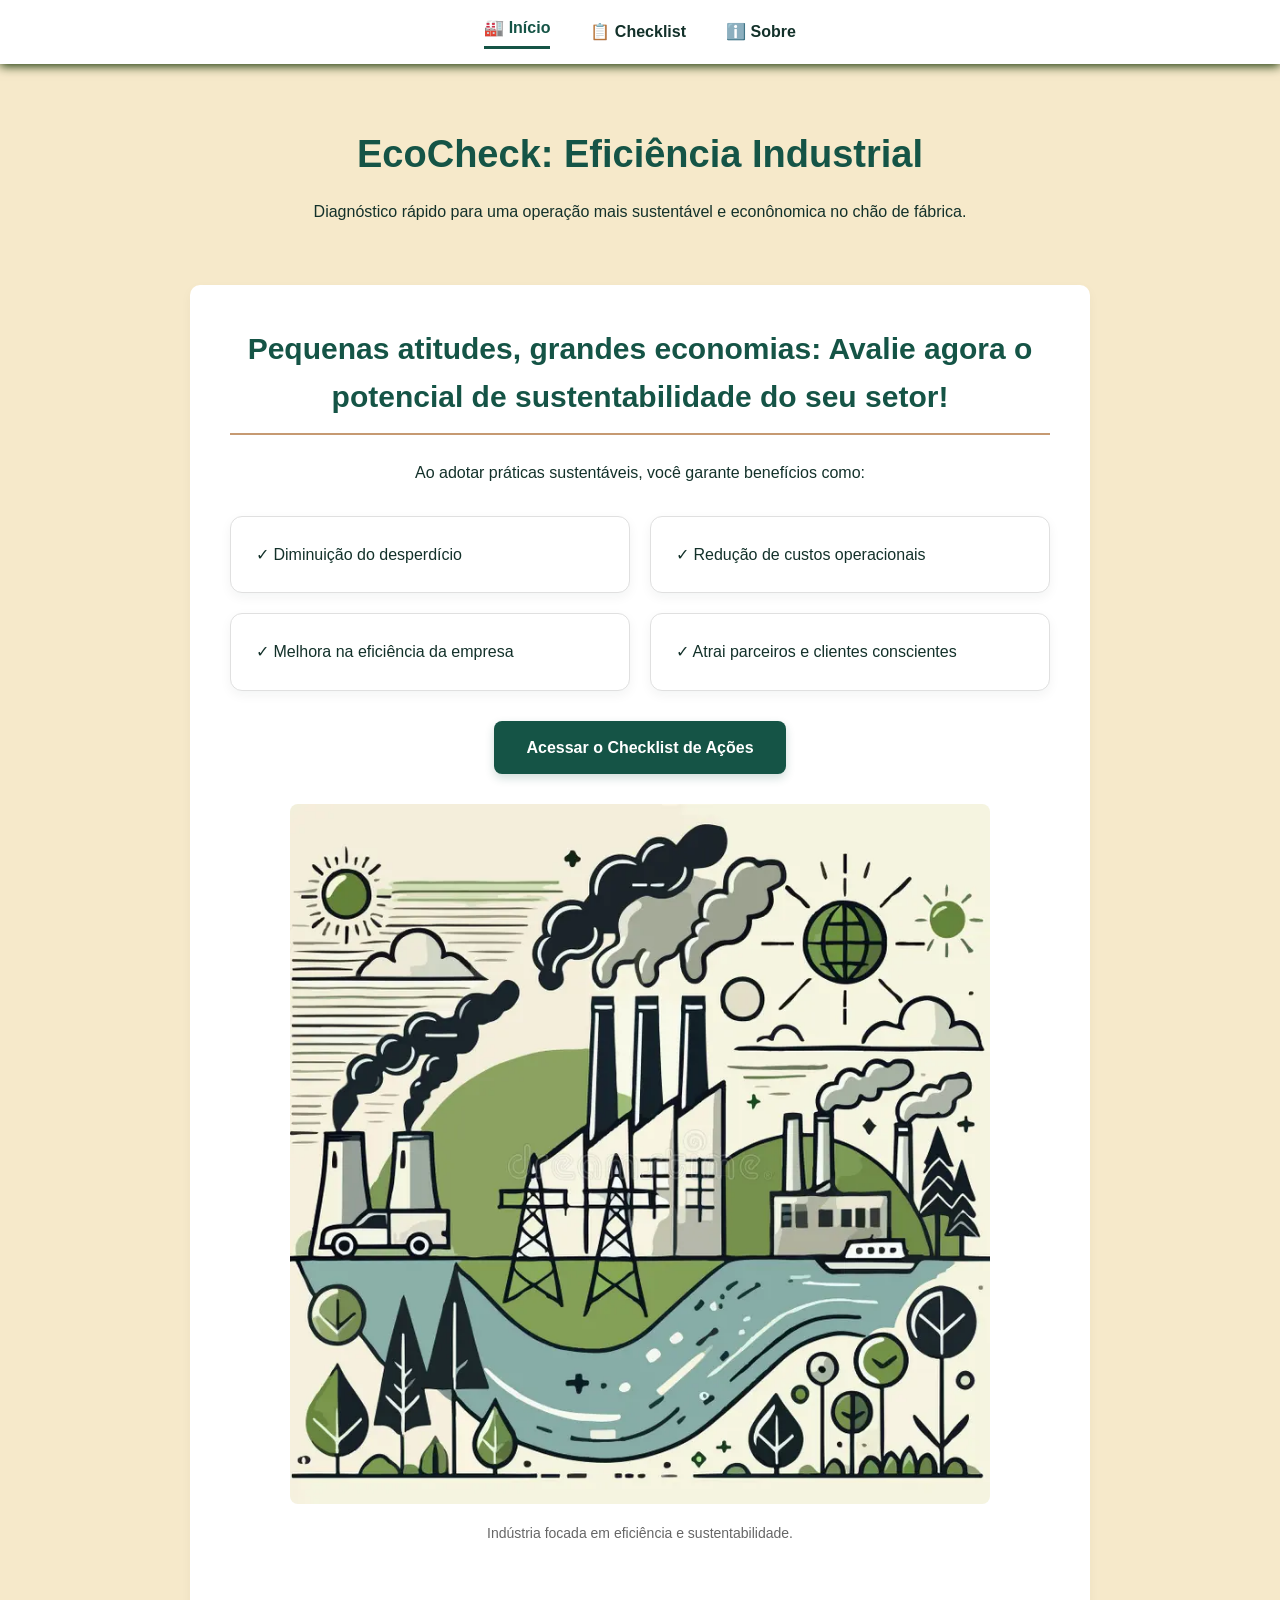
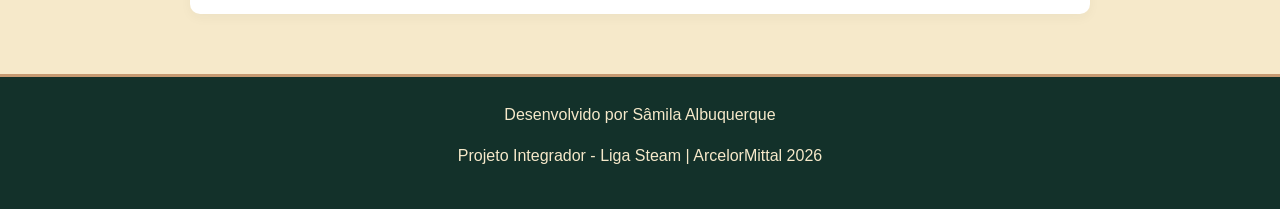
<file: index.html>
<!DOCTYPE html>
<html lang="en">
<head>
    <meta charset="UTF-8">
    <meta name="viewport" content="width=device-width, initial-scale=1.0">
    <title>EcoCheck Industrial</title>
    <link rel="stylesheet" href="CSS/style.css">
    <link rel="stylesheet" href="CSS/index.css">
</head>
<body>

    <nav class="menu-visual">
    <a href="index.html" class="ativo">🏭 Início</a>
    <a href="checklist.html">📋 Checklist</a>
    <a href="sobre.html">ℹ️ Sobre</a>
</nav>

    <main>
        <h1>EcoCheck: Eficiência Industrial</h1>
        <p>Diagnóstico rápido para uma operação mais sustentável e econônomica no chão de fábrica.</p>

        <section>
            <h2>Pequenas atitudes, grandes economias: Avalie agora o potencial de sustentabilidade do seu setor!</h2>
            <p>Ao adotar práticas sustentáveis, você garante benefícios como:</p>

                <ul class="lista-beneficios">
                    <li>&#10003 Diminuição do desperdício</li>
                    <li>&#10003 Redução de custos operacionais</li>
                    <li>&#10003 Melhora na eficiência da empresa</li>
                    <li>&#10003 Atrai parceiros e clientes conscientes</li>
                </ul>


                 <div class="container-cta">
                    <a href="checklist.html" class="botao-cta">Acessar o Checklist de Ações</a>
                 </div>

            <figure>
                <img src="img/vector-illustration-industrial-pollution-environmental-impact-sustainable-eco-concept-design-factories-smoke-350004053.webp" alt="Indústria sustentável e verde"> <figcaption>Indústria focada em eficiência e sustentabilidade.</figcaption>
            </figure>
        </section>
    </main>

    <footer>

    <div class="footer-content">
        <p>Desenvolvido por Sâmila Albuquerque</p>
        <p>Projeto Integrador - Liga Steam | ArcelorMittal 2026</p>
    </div>

</footer>

</body>
</html>
</file>
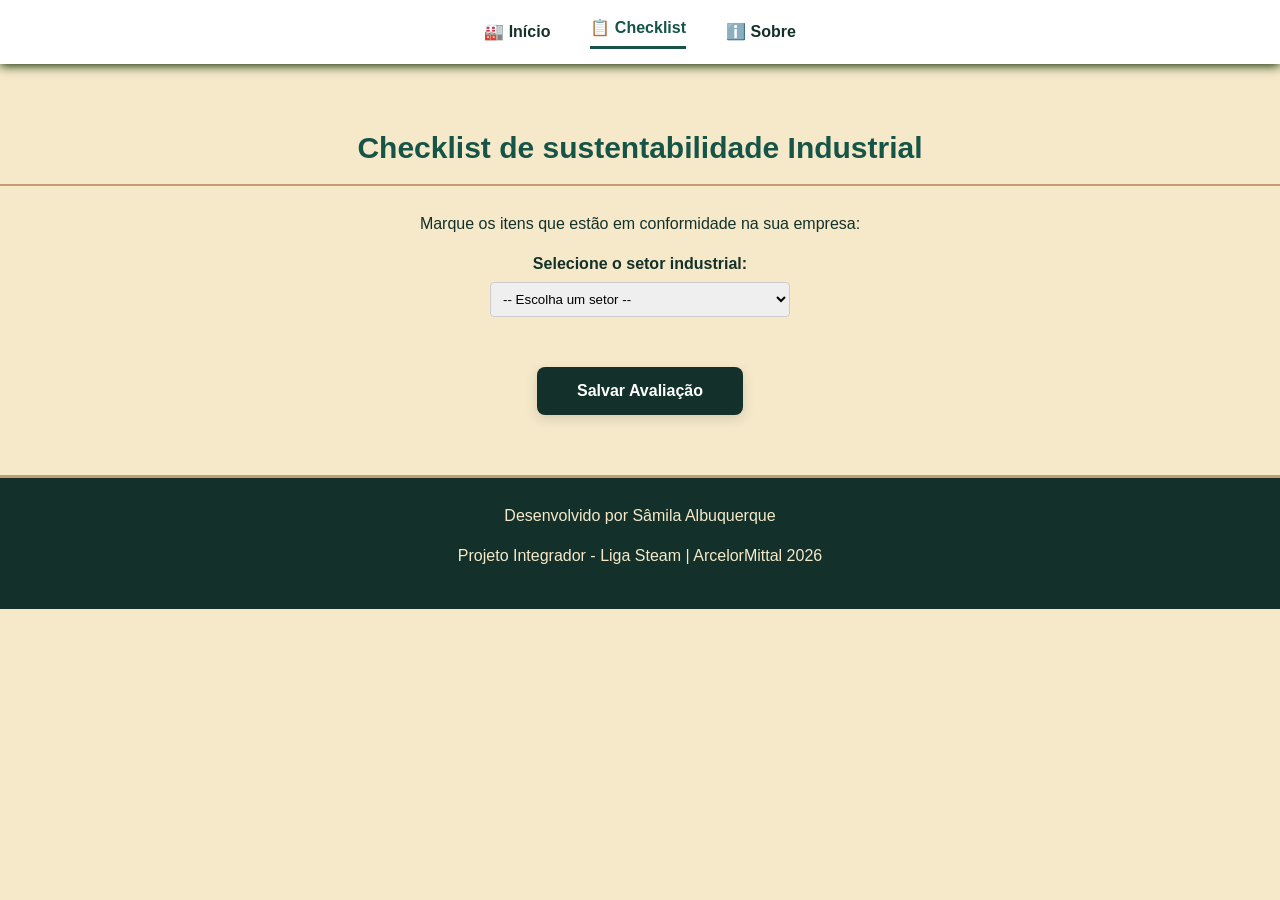
<file: checklist.html>
<!DOCTYPE html>
<html lang="en">
<head>
    <meta charset="UTF-8">
    <meta name="viewport" content="width=device-width, initial-scale=1.0">
    <title>EcoCheck - Checklist</title>
    <link rel="stylesheet" href="CSS/style.css">
    <link rel="stylesheet" href="CSS/checklist.css">
    <script src="JS/checklist.js" defer></script>
</head>
<body>

    <nav class="menu-visual">
    <a href="index.html">🏭 Início</a>
    <a href="checklist.html" class="ativo">📋 Checklist</a>
    <a href="sobre.html">ℹ️ Sobre</a>
</nav>

    <main>
        <h2>Checklist de sustentabilidade Industrial</h2>
        <p>Marque os itens que estão em conformidade na sua empresa:</p>

        <div class="campo-setor">
    <label for="setor">Selecione o setor industrial:</label>
    <select id="setor" name="setor">
        <option value="">-- Escolha um setor --</option>
        <option value="producao">🏭 Produção / Chão de Fábrica</option>
        <option value="manutencao">🔧 Manutenção</option>
        <option value="logistica">📦 Logística e Estoque</option>
        <option value="administracao">💼 Administração / Escritório</option>
    </select>
</div>

        <form>
            
            <section id="producao" class="secao-checklist"> 
            <h3>⚡Energia e Equipamentos (Produção)</h3>
            <ul class="lista-checklist">
                <li>
                    <label>
                        <input type="checkbox" name="p1"> Máquinas e equipamentos não utilizados estão desligados?
                    </label>
                </li>
                <li>
                    <label>
                        <input type="checkbox" name="p2"> Iluminação de setores vazios foi apagada?
                    </label>
                </li>
                <li>
                    <label>
                        <input type="checkbox" name="p3"> Os motores e esteiras estão operando sem ruídos ou aquecimento anormal?
                    </label>
                </li>
            </ul>

            <h3>♻️ Gestão de Resíduos e Reciclagem</h3>
            <ul class="lista-checklist">
                <li>
                    <label>
                        <input type="checkbox" name="p4"> Os resíduos de produção (sucatas, plásticos, EPIs usados) foram descartados nas lixeiras de coleta seletiva corretas?
                    </label>
                </li>
                <li>
                    <label>
                        <input type="checkbox" name="p5"> Há armazenamento adequado para materiais perigosos ou químico contaminantes?
                    </label>
                </li>
                <li>
                    <label>
                        <input type="checkbox" name="p6"> Os panos e estopas sujos de óleo foram jogados nos tambores específicos para resíduos perigosos?
                    </label>
                </li>
            </ul>

            <h3>💧 Uso da Água e Recursos</h3>
            <ul class="lista-checklist">
                <li>
                    <label>
                        <input type="checkbox" name="p7"> Foi identificado algum vazamento de água, vapor ou comprimido nas tubulações do setor?
                    </label>
                </li>
                <li>
                    <label>
                        <input type="checkbox" name="p8"> As torneiras e mangueiras de lavagem da área fabril estão totalmente fechadas?
                    </label>
                </li>
            </ul>

            <h3>🧹 Organização e Segurança (5S)</h3>
            <ul class="lista-checklist">
            <li>
                <label>
                    <input type="checkbox" name="p9"> As vias de circulação e saídas de emergência estão totalmente desobstruídas?
                </label>
            </li>
            <li>
                <label>
                    <input type="checkbox" name="p10"> As ferramentas de trabalho estão limpas e guardadas no seus devidos lugares?
                </label>
            </li>
            </ul>
        </section>

        

        <section id="manutencao" class="secao-checklist">
    <h3>🛠️ Manutenção Preventiva e Eficiência</h3>
    <ul class="lista-checklist">
        <li>
            <label><input type="checkbox" name="m1"> Há vazamento de óleo ou fluidos nas máquinas?</label>
        </li>
        <li>
            <label><input type="checkbox" name="m2"> As ferramentas estão organizadas e limpas na bancada?</label>
        </li>
        <li>
            <label><input type="checkbox" name="m3"> Os planos de lubrificação dos equipamentos estão em dia para evitar desgaste e desperdício de energia?</label>
        </li>
        <li>
            <label><input type="checkbox" name="m4"> Os filtros de ar e de óleo dos maquinários foram limpos ou trocados no prazo estipulado?</label>
        </li>
    </ul>

    <h3>🔍 Controle de Vazamentos e Utilidades</h3>
    <ul class="lista-checklist">
        <li>
            <label><input type="checkbox" name="m5"> Foi feita a varredura e correção de vazamentos nas linhas de ar comprimido (um dos maiores vilões do consumo de energia)?</label>
        </li>
        <li>
            <label><input type="checkbox" name="m6"> As vedações de tubulações de água, vapor ou gases foram inspecionadas e estão sem vazamentos?</label>
        </li>
    </ul>

    <h3>⚠️ Descarte de Resíduos Perigosos</h3>
    <ul class="lista-checklist">
        <li>
            <label><input type="checkbox" name="m7"> Óleos lubrificantes usados e fluidos hidráulicos foram armazenados em tambores adequados e identificados para reciclagem (Rerrefino)?</label>
        </li>
        <li>
            <label><input type="checkbox" name="m8"> Baterias velhas, lâmpadas ou componentes eletrônicos foram destinados ao descarte de logística reversa?</label>
        </li>
        <li>
            <label><input type="checkbox" name="m9"> Os panos, estopas e EPIs contaminados com graxa ou produtos químicos foram descartados na lixeira de resíduos perigosos (Classe I)?</label>
        </li>
    </ul>
</section>



        <section id="logistica" class="secao-checklist">
    <h3>📐 Armazenamento e Organização (5S)</h3>
    <ul class="lista-checklist">
        <li>
            <label><input type="checkbox" name="l1"> Os paletes estão empilhados com segurança e dentro do limite de altura permitido?</label>
        </li>
        <li>
            <label><input type="checkbox" name="l2"> As vias de circulação de pessoas e empilhadeiras estão totalmente desimpedidas?</label>
        </li>
        <li>
            <label><input type="checkbox" name="l3"> Os produtos e materiais estão identificados corretamente nas prateleiras para evitar perdas ou avarias?</label>
        </li>
    </ul>

    <h3>🔄 Reaproveitamento de Materiais e Embalagens</h3>
    <ul class="lista-checklist">
        <li>
            <label><input type="checkbox" name="l4"> Caixas de papelão, plásticos bolha e paletes de madeira em bom estado estão sendo separados para reutilização?</label>
        </li>
        <li>
            <label><input type="checkbox" name="l5"> Plásticos de paletização (filme stretch) descartados foram destinados à lixeira de reciclagem correta?</label>
        </li>
    </ul>

    <h3>🔋 Eficiência Energética e Frotas</h3>
    <ul class="lista-checklist">
        <li>
            <label><input type="checkbox" name="l6"> As baterias das empilhadeiras elétricas são colocadas para carregar apenas nos horários permitidos e corretos?</label>
        </li>
        <li>
            <label><input type="checkbox" name="l7"> As luzes dos corredores de estoque sem movimentação foram apagadas ou os sensores de presença estão funcionando?</label>
        </li>
        <li>
            <label><input type="checkbox" name="l8"> As docas de carga e descarga estão fechadas quando não estão a ser utilizadas para evitar a perda de climatização do galpão?</label>
        </li>
    </ul>
</section>

            <section id="administracao" class="secao-checklist">
        <h3>🖥️ Organização e Rotina (Administração)</h3>
        <ul class="lista-checklist">
            <li>
                <label><input type="checkbox" name="a1"> Computadores e monitores foram desligados ao final do expediente?</label>
            </li>
            <li>
                <label><input type="checkbox" name="a2"> Ar-condicionado e luzes da sala estão desligados?</label>
            </li>
            <li>
                <label><input type="checkbox" name="a3"> Documentos confidenciais foram guardados ou triturados?</label>
            </li>
            <li>
                <label><input type="checkbox" name="a4"> As mesas de trabalho e áreas comuns estão limpas e organizadas?</label>
            </li>
        </ul>
    </section>
                

            <button type="submit">Salvar Avaliação</button>

        </form>
    </main>

    <footer>
    <div class="footer-content">
        <p>Desenvolvido por Sâmila Albuquerque</p>
        <p>Projeto Integrador - Liga Steam | ArcelorMittal 2026</p>
    </div>
</footer>

    </main>
    
</body>
</html>
</file>
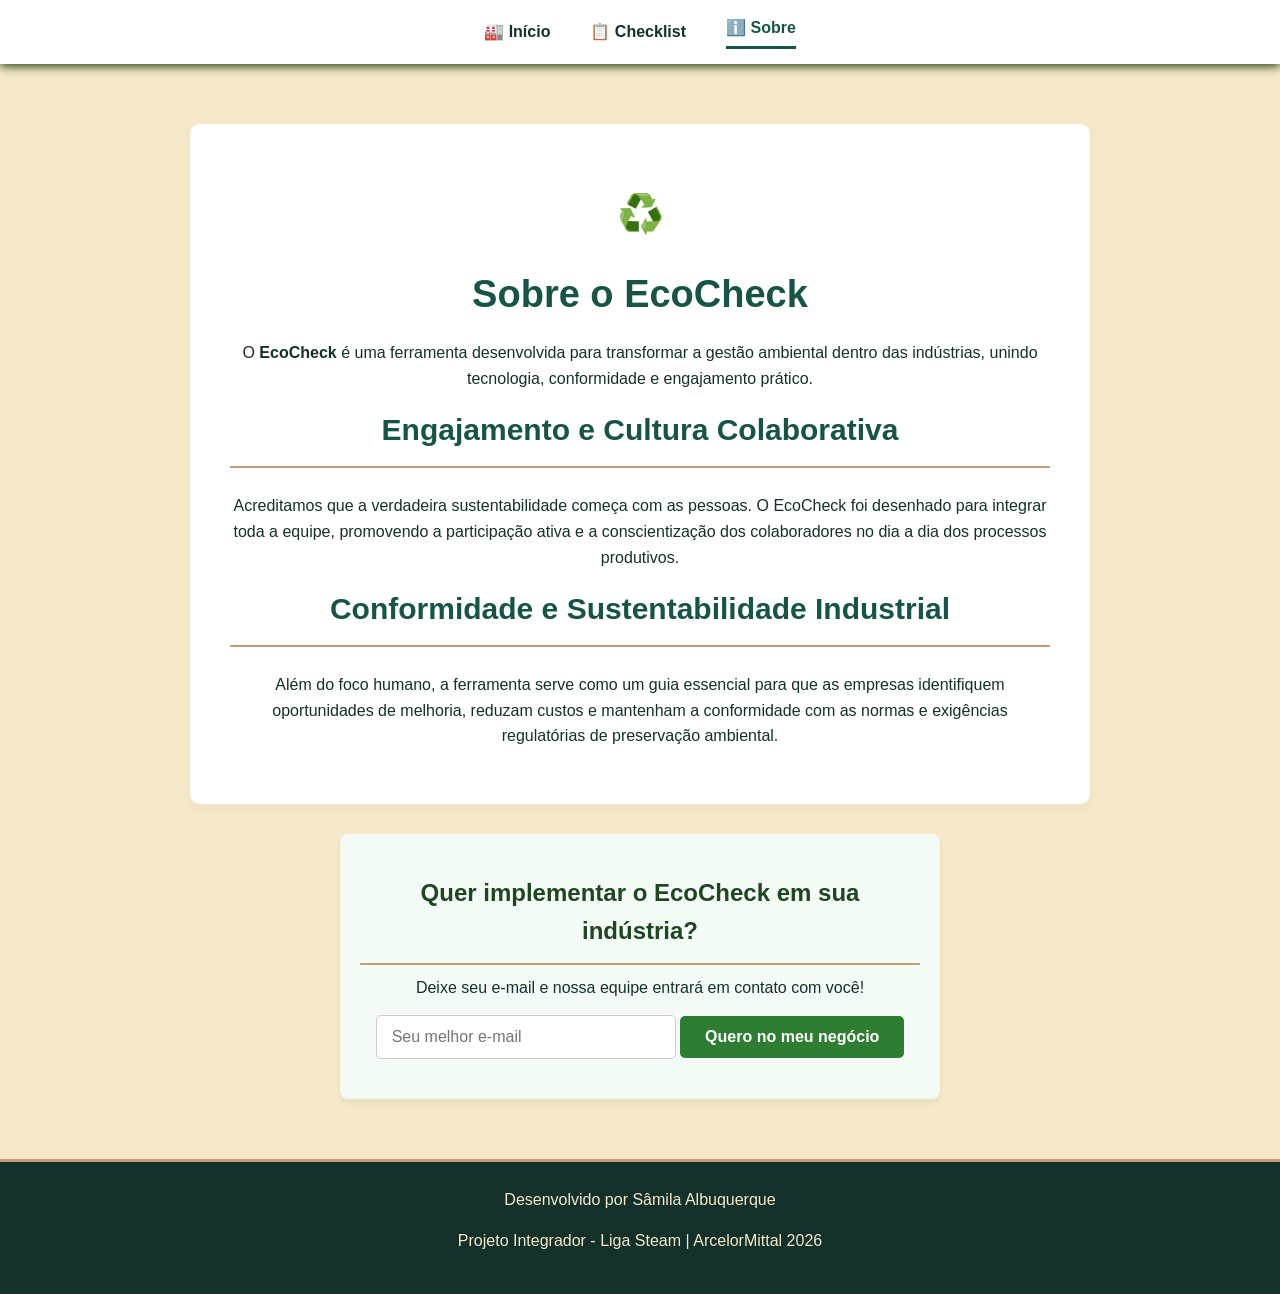
<file: sobre.html>
<!DOCTYPE html>
<html lang="pt-br">
<head>
    <meta charset="UTF-8">
    <meta name="viewport" content="width=device-width, initial-scale=1.0">
    <title>Sobre - EcoCheck</title>
    <link rel="stylesheet" href="CSS/style.css">
    <link rel="stylesheet" href="CSS/sobre.css"> </head>
<body>

        <nav class="menu-visual">
    <a href="index.html">🏭 Início</a>
    <a href="checklist.html">📋 Checklist</a>
    <a href="sobre.html" class="ativo">ℹ️ Sobre</a>
</nav>

    <main>
        <section class="sobre-conteudo">

             <h1>♻️</h1>
            <h1>Sobre o EcoCheck</h1>
            
            <p>O <strong>EcoCheck</strong> é uma ferramenta desenvolvida para transformar a gestão ambiental dentro das indústrias, unindo tecnologia, conformidade e engajamento prático.</p>
            
            <h2>Engajamento e Cultura Colaborativa</h2>
            <p>Acreditamos que a verdadeira sustentabilidade começa com as pessoas. O EcoCheck foi desenhado para integrar toda a equipe, promovendo a participação ativa e a conscientização dos colaboradores no dia a dia dos processos produtivos.</p>
            
            <h2>Conformidade e Sustentabilidade Industrial</h2>
            <p>Além do foco humano, a ferramenta serve como um guia essencial para que as empresas identifiquem oportunidades de melhoria, reduzam custos e mantenham a conformidade com as normas e exigências regulatórias de preservação ambiental.</p>
        </section>

        <section class="cta-container">
            <h2>Quer implementar o EcoCheck em sua indústria?</h2>
            <p>Deixe seu e-mail e nossa equipe entrará em contato com você!</p>

            <form class="cta-form">
                <input type="email" placeholder="Seu melhor e-mail" required>
                <button type="submit">Quero no meu negócio</button>
            </form>
        </section>
    </main>

    <footer>
    <div class="footer-content">
        <p>Desenvolvido por Sâmila Albuquerque</p>
        <p>Projeto Integrador - Liga Steam | ArcelorMittal 2026</p>
    </div>
</footer>

</body>
</html>
</file>
<file: CSS/style.css>
/* ==========================================================================
   1. RESET & CONFIGURAÇÕES GERAIS
   ========================================================================== */
* {
    margin: 0;
    padding: 0;
    box-sizing: border-box;
}

body {
    font-family: 'Segoe UI', Tahoma, Geneva, Verdana, sans-serif;
    background-color: #F6E9CA; /* Off-White: Fundo suave e confortável */
    color: #13312A;            /* Verde Escuro Quase Preto: Leitura perfeita */
    line-height: 1.6;
}

/* Container para centralizar o conteúdo e organizar as páginas */
.container {
    max-width: 1200px;
    margin: 0 auto;
    padding: 0 20px;
}


/* ==========================================================================
   2. TIPOGRAFIA & DETALHES
   ========================================================================== */
h1{
    text-align: center;
    font-size: 38px;
    margin-top: 20px;
}


h1, h2, h3 {
    color: #155446; /* Verde Petróleo Intenso: Destaque profissional */
    font-weight: 700;
    margin-bottom: 15px;
}

h2 {
    font-size: 30px;
    border-bottom: 2px solid #C69A72; /* Bege/Marrom Suave na linha de detalhe */
    padding-bottom: 12px;
    margin-bottom: 25px;
    text-align: center;
}

p {
    margin-bottom: 15px;
    font-size: 16px;
    text-align: center;
}

/* ==========================================================================
   3. MENU DE NAVEGAÇÃO (Sticky Header)
   ========================================================================== */
header {
    background-color: #ffffff; /* Fundo branco puro para destacar o menu */
    box-shadow: 0 2px 10px rgba(19, 49, 42, 0.08); /* Sombra leve com o tom escuro */
    padding: 20px 0;
    position: sticky;
    top: 0;
    z-index: 1000;
    margin-bottom: 60px;
}

.menu-visual{
    display: flex;
    justify-content: center;
    align-items: center;
    padding: 15px 0;
    box-shadow: 0 2px 10px rgb(19, 49, 0.08);
    position: sticky;
    top: 0;
    z-index: 1000;
    margin-bottom: 60px;
    background-color: #ffffff;

}

.menu-visual a {
    text-decoration: none;
    color: #13312A; /* Cor do link padrão */
    font-weight: 600;
    font-size: 16px;
    margin: 0 20px;
    transition: color 0.2s ease;
}

.menu-visual a:hover {
    color: #155446; /* Muda para o Verde Petróleo ao passar o mouse */
}

.menu-visual a.ativo {
    border-bottom: 3px solid #155446; /* Linha com o seu Verde Petróleo */
    color: #155446; /* Deixa o texto com a cor de destaque */
    font-weight: bold; /* Dá um leve destaque no texto */
    padding-bottom: 5px; /* Cria um espacinho entre o texto e a linha */
}

/* ==========================================================================
   4. SEÇÕES & LISTAS (Cards de Conteúdo)
   ========================================================================== */
section {
    background-color: #ffffff; /* Fundo branco nos cards para destacar do fundo creminho */
    padding: 40px;
    margin: 60px auto 30px auto;
    max-width: 900px;
    text-align: center;
    border-radius: 10px;       /* Bordas arredondadas modernas */
    box-shadow: 0 4px 12px rgba(19, 49, 42, 0.04); /* Sombra sutil */
}

.lista-beneficios {
    list-style-type: none; /* Sem aquelas bolinhas padrões */
    padding: 0;
    margin: 30px auto;
    max-width: 900px;
    display: grid;
    grid-template-columns: repeat(2, 1fr);
    gap: 20px;
}

.lista-beneficios li {
   background-color: #ffffff;
   border: 1px solid #e0e0e0;
   border-radius: 12px;
   padding: 25px;
   box-shadow: 0 4px 12px rgba(19, 49, 42, 0.05);
   text-align: left;
   font-size: 16px;
   transition: transform 0.2 ease, box-shadow 0.2s ease;
}

.lista-beneficios li:hover {
    transform: translateY(-4px);
    box-shadow: 0 6px 18px rgba(19, 49, 42, 0.1);
    border-bottom: none; /* Remove a linha do último item */
}

/* ==========================================================================
   5. CHAMADA DE AÇÃO (O Botão do Checklist que você já fez)
   ========================================================================== */
.container-cta {
    text-align: center;
    margin-top: 30px;
}

.botao-cta {
    display: inline-block;
    background-color: #155446; /* Verde Petróleo no botão principal */
    color: #ffffff;            /* Texto branco */
    padding: 14px 32px;
    text-decoration: none;
    border-radius: 8px;
    font-weight: bold;
    font-size: 16px;
    box-shadow: 0px 4px 10px rgba(21, 84, 70, 0.2); /* Sombra com a cor do botão */
    transition: all 0.3s ease;
}

.botao-cta:hover {
    background-color: #13312A; /* Fica bem escuro ao passar o mouse */
    transform: translateY(-3px); /* Sobe de leve */
    box-shadow: 0px 6px 15px rgba(19, 49, 42, 0.3);
}

/* ==========================================================================
   6. RODAPÉ
   ========================================================================== */
footer {
    background-color: #13312A; /* Fundo bem escuro e marcante */
    color: #F6E9CA;            /* Texto em Off-White para contrastar perfeitamente */
    text-align: center;
    padding: 25px 0;
    margin-top: 60px;
    font-size: 14px;
    border-top: 3px solid #C69A72; /* Detalhe bege no topo do rodapé */
}
</file>
<file: CSS/index.css>
section figure {
    max-width: 700px;
    margin: 30px auto;
    text-align: center;
}

section figure img {
    width: 100%;
    height: auto;
    border-radius: 8px;
}

section figcaption {
    margin-top: 10px;
    font-size: 14px;
    color: #666666;
}
</file>
<file: CSS/checklist.css>
/* ==========================================================================
                              CARDS DO CHECKLIST 
   ========================================================================== */

/* Remove as bolinhas da lista e ajusta o espaçamento geral */
.lista-checklist {
    list-style-type: none;
    padding: 0;
    margin: 20px auto 40px auto;
    max-width: 850px; /* Alinha o tamanho com o restante do site */
}

/* Transforma cada item (li) em um cartão branco redondo com sombra */
.lista-checklist li {
    background-color: #ffffff;    /* Fundo branco do cartão */
    border: 1px solid #e0e0e0;     /* Bordinha fina cinza */
    border-radius: 10px;          /* Cantos arredondados */
    padding: 18px 20px;           /* Espaço interno para o texto respirar */
    margin-bottom: 12px;          /* Espaço entre um cartão e outro */
    box-shadow: 0 4px 10px rgba(19, 49, 42, 0.04); /* Sombra suave */
    transition: transform 0.2s ease, box-shadow 0.2s ease;
}

/* Efeito do cartão subir de leve quando você passa o mouse por cima */
.lista-checklist li:hover {
    transform: translateY(-2px);
    box-shadow: 0 6px 15px rgba(19, 49, 42, 0.08);
    border-color: #155446;        /* Borda ganha um tom verde discreto no foco */
}

/* Organiza o checkbox e o texto lado a lado lá dentro */
.lista-checklist label {
    display: flex;
    align-items: center;          /* Centraliza o quadradinho verticalmente com o texto */
    gap: 15px;                    /* Distância boa entre o quadradinho e a frase */
    font-size: 16px;
    color: #13312A;               /* O verde escuro padrão do seu projeto */
    cursor: pointer;
    width: 100%;
}

/* Deixa o quadradinho do checkbox maior e mais fácil de clicar */
.lista-checklist input[type="checkbox"] {
    width: 18px;
    height: 18px;
    cursor: pointer;
    flex-shrink: 0;               /* Impede o quadradinho de esmagar em telas menores */
}

h3 {
    text-align: center;
    color: #13312A;
    font-size: 22px;
    margin-top: 40px;
    margin-bottom: 15px;
}

button[type="submit"] {
    display: block;
    margin: 50px auto;
    background-color: #13312A;
    color: #ffffff;
    border: none;
    border-radius: 8px;
    padding: 15px 40px;
    font-size: 16px;
    font-weight: bold;
    cursor: pointer;
    box-shadow: 0 4px 12px rgba(19, 49, 42, 0.15);
    transition: background-color 0.2s ease, transform 0.2s ease;
}

button[type="submit"]:hover {
    background-color: #1b473c;
    transform: scale(1.02);
}

.campo-setor {
    margin: 0 auto 20px auto;
    max-width: 300px;
    text-align: center;
}

.campo-setor label {
    display: block;
    font-weight: bold;
    margin-bottom: 5px;
}

.campo-setor select {
    padding: 8px;
    border-radius: 4px;
    border: 1px solid #ccc;
    width: 100%;
    max-width: 300px;
}

/*Esconde as seções de perguntas por padrão*/
.secao-checklist {
    display: none;
}
</file>
<file: CSS/sobre.css>
.cta-container {
    background-color: #f4fbf7;
    padding: 40px 20px;
    text-align: center;
    border-radius: 8px;
    margin: 30px auto;
    max-width: 600px;
    box-shadow: 0 4px 6px rgba(0, 0, 0, 0.05);
}

.cta-container h2 {
    color: #1e4620;
    margin-bottom: 10px;
    font-size: 1.5rem;
}

.cta-form input[type="email"] {
    padding: 12px 15px;
    border: 1px solid #ccc;
    border-radius: 5px;
    width: 100%;
    max-width: 300px;
    font-size: 1rem;
}

.cta-form button {
    background-color: #2e7d32;
    color: white;
    border: none;
    padding: 12px 25px;
    border-radius: 5px;
    font-size: 1rem;
    cursor: pointer;
    font-weight: bold;
    transition: background-color 0.3s ease;
}

.cta-form button:hover {
    background-color: #1b5e20;
}
</file>
